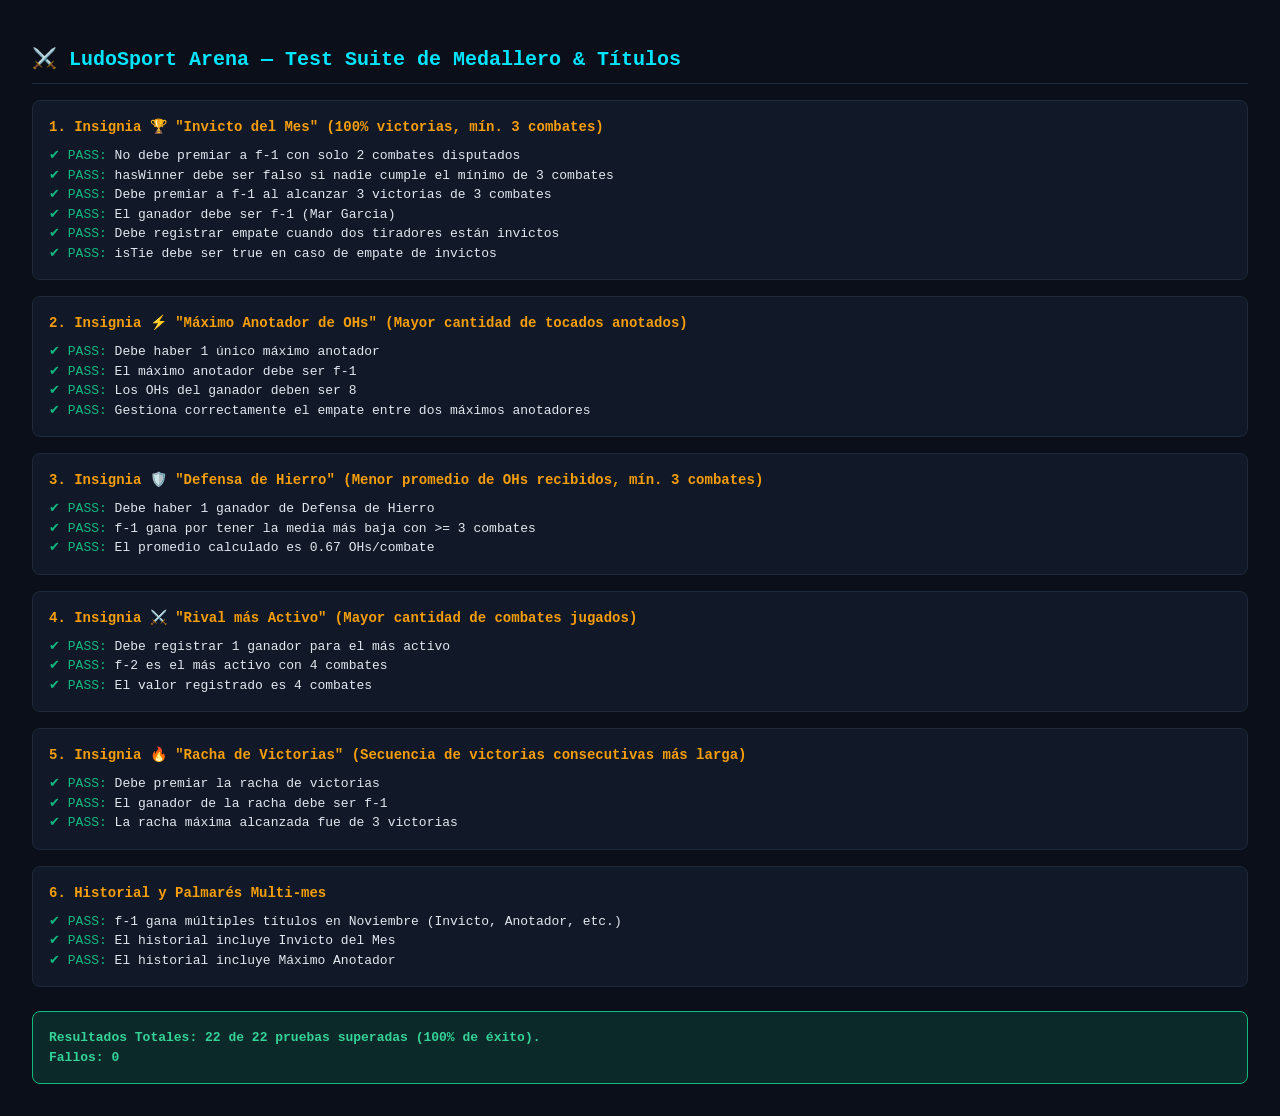
<file: tests.html>
<!DOCTYPE html>
<html lang="es">
<head>
  <meta charset="UTF-8">
  <title>LudoSport Arena - Tests de Medallero y Títulos</title>
  <style>
    body { font-family: monospace; background: #0b0f19; color: #e2e8f0; padding: 24px; line-height: 1.5; }
    h1 { color: #00e5ff; font-size: 20px; border-bottom: 1px solid #1e293b; padding-bottom: 8px; }
    .suite { margin-top: 16px; border: 1px solid #1e293b; border-radius: 8px; background: #111827; padding: 16px; }
    .suite-title { font-weight: bold; font-size: 14px; margin-bottom: 8px; color: #f59e0b; }
    .pass { color: #10b981; }
    .fail { color: #f43f5e; font-weight: bold; }
    .summary { margin-top: 24px; padding: 16px; border-radius: 8px; font-weight: bold; }
    .summary-pass { background: rgba(16, 185, 129, 0.15); border: 1px solid #10b981; color: #34d399; }
    .summary-fail { background: rgba(244, 63, 94, 0.15); border: 1px solid #f43f5e; color: #fb7185; }
  </style>
</head>
<body>
  <h1>⚔️ LudoSport Arena — Test Suite de Medallero & Títulos</h1>
  <div id="output"></div>

  <!-- Load Badges Service -->
  <script src="badges.js"></script>

  <script>
    const output = document.getElementById('output');
    let totalTests = 0;
    let passedTests = 0;
    let failedTests = 0;

    function assert(condition, message) {
      totalTests++;
      const div = document.createElement('div');
      if (condition) {
        passedTests++;
        div.innerHTML = `<span class="pass">✔ PASS:</span> ${message}`;
      } else {
        failedTests++;
        div.innerHTML = `<span class="fail">✘ FAIL:</span> ${message}`;
      }
      return div;
    }

    function runSuite(name, fn) {
      const suiteDiv = document.createElement('div');
      suiteDiv.className = 'suite';
      const title = document.createElement('div');
      title.className = 'suite-title';
      title.textContent = name;
      suiteDiv.appendChild(title);

      const suiteAssert = (cond, msg) => {
        suiteDiv.appendChild(assert(cond, msg));
      };

      try {
        fn(suiteAssert);
      } catch (err) {
        suiteDiv.appendChild(assert(false, `Error inesperado en suite: ${err.message}`));
      }

      output.appendChild(suiteDiv);
    }

    const mockFencers = [
      { id: 'f-1', name: 'Mar Garcia' },
      { id: 'f-2', name: 'Auri Haro' },
      { id: 'f-3', name: 'Mario Ferrer' },
      { id: 'f-4', name: 'Paula Carmona' },
      { id: 'f-5', name: 'Ulises Carmona' }
    ];

    // SUITE 1: Invicto del Mes
    runSuite('1. Insignia 🏆 "Invicto del Mes" (100% victorias, mín. 3 combates)', (test) => {
      // Caso 1: Tirador con 2 victorias y 0 derrotas (menos de 3 combates) -> NO clasifica
      const matchesUnder3 = [
        { id: 'm-1', fighterAId: 'f-1', fighterBId: 'f-2', scoreA: 2, scoreB: 0, result: 'VICTORY_A' },
        { id: 'm-2', fighterAId: 'f-1', fighterBId: 'f-3', scoreA: 3, scoreB: 1, result: 'VICTORY_A' }
      ];
      const badges1 = LeagueBadgesService.calculateMonthlyBadges(matchesUnder3, mockFencers, '112026');
      const invictus1 = badges1.find(b => b.id === 'invictus');
      test(invictus1.winners.length === 0, 'No debe premiar a f-1 con solo 2 combates disputados');
      test(!invictus1.hasWinner, 'hasWinner debe ser falso si nadie cumple el mínimo de 3 combates');

      // Caso 2: Tirador con 3 victorias de 3 combates -> DEBE clasificar
      const matchesWith3 = [
        ...matchesUnder3,
        { id: 'm-3', fighterAId: 'f-1', fighterBId: 'f-4', scoreA: 2, scoreB: 1, result: 'VICTORY_A' }
      ];
      const badges2 = LeagueBadgesService.calculateMonthlyBadges(matchesWith3, mockFencers, '112026');
      const invictus2 = badges2.find(b => b.id === 'invictus');
      test(invictus2.winners.length === 1, 'Debe premiar a f-1 al alcanzar 3 victorias de 3 combates');
      test(invictus2.winners[0].fencerId === 'f-1', 'El ganador debe ser f-1 (Mar Garcia)');

      // Caso 3: Empate en invictos (dos tiradores con 100% de victorias >= 3 combates)
      const matchesTwoInvictus = [
        ...matchesWith3,
        { id: 'm-4', fighterAId: 'f-5', fighterBId: 'f-2', scoreA: 2, scoreB: 0, result: 'VICTORY_A' },
        { id: 'm-5', fighterAId: 'f-5', fighterBId: 'f-3', scoreA: 2, scoreB: 1, result: 'VICTORY_A' },
        { id: 'm-6', fighterAId: 'f-5', fighterBId: 'f-4', scoreA: 3, scoreB: 0, result: 'VICTORY_A' }
      ];
      const badges3 = LeagueBadgesService.calculateMonthlyBadges(matchesTwoInvictus, mockFencers, '112026');
      const invictus3 = badges3.find(b => b.id === 'invictus');
      test(invictus3.winners.length === 2, 'Debe registrar empate cuando dos tiradores están invictos');
      test(invictus3.isTie === true, 'isTie debe ser true en caso de empate de invictos');
    });

    // SUITE 2: Máximo Anotador de OHs
    runSuite('2. Insignia ⚡ "Máximo Anotador de OHs" (Mayor cantidad de tocados anotados)', (test) => {
      const matches = [
        { id: 'm-1', fighterAId: 'f-1', fighterBId: 'f-2', scoreA: 5, scoreB: 2, result: 'VICTORY_A' },
        { id: 'm-2', fighterAId: 'f-3', fighterBId: 'f-4', scoreA: 4, scoreB: 3, result: 'VICTORY_A' },
        { id: 'm-3', fighterAId: 'f-1', fighterBId: 'f-3', scoreA: 3, scoreB: 1, result: 'VICTORY_A' }
      ];
      // f-1 total OHs = 5 + 3 = 8
      // f-2 total OHs = 2
      // f-3 total OHs = 4 + 1 = 5
      // f-4 total OHs = 3
      const badges = LeagueBadgesService.calculateMonthlyBadges(matches, mockFencers, '112026');
      const topScorer = badges.find(b => b.id === 'top_scorer');
      test(topScorer.winners.length === 1, 'Debe haber 1 único máximo anotador');
      test(topScorer.winners[0].fencerId === 'f-1', 'El máximo anotador debe ser f-1');
      test(topScorer.winners[0].value === 8, 'Los OHs del ganador deben ser 8');

      // Empate en anotadores
      const tieMatches = [
        { id: 'm-1', fighterAId: 'f-1', fighterBId: 'f-2', scoreA: 6, scoreB: 0, result: 'VICTORY_A' },
        { id: 'm-2', fighterAId: 'f-3', fighterBId: 'f-4', scoreA: 6, scoreB: 0, result: 'VICTORY_A' }
      ];
      const tieBadges = LeagueBadgesService.calculateMonthlyBadges(tieMatches, mockFencers, '112026');
      const tieScorer = tieBadges.find(b => b.id === 'top_scorer');
      test(tieScorer.winners.length === 2 && tieScorer.isTie, 'Gestiona correctamente el empate entre dos máximos anotadores');
    });

    // SUITE 3: Defensa de Hierro
    runSuite('3. Insignia 🛡️ "Defensa de Hierro" (Menor promedio de OHs recibidos, mín. 3 combates)', (test) => {
      // f-1 juega 3 combates y recibe 0, 1, 1 = 2 OHs (media 0.67)
      // f-2 juega 3 combates y recibe 2, 2, 2 = 6 OHs (media 2.0)
      // f-3 juega 1 combate y recibe 0 OHs (media 0.0, pero <3 combates -> NO califica)
      const matches = [
        { id: 'm-1', fighterAId: 'f-1', fighterBId: 'f-2', scoreA: 2, scoreB: 0, result: 'VICTORY_A' },
        { id: 'm-2', fighterAId: 'f-1', fighterBId: 'f-4', scoreA: 3, scoreB: 1, result: 'VICTORY_A' },
        { id: 'm-3', fighterAId: 'f-1', fighterBId: 'f-5', scoreA: 2, scoreB: 1, result: 'VICTORY_A' },
        { id: 'm-4', fighterAId: 'f-2', fighterBId: 'f-4', scoreA: 1, scoreB: 2, result: 'VICTORY_B' },
        { id: 'm-5', fighterAId: 'f-2', fighterBId: 'f-5', scoreA: 0, scoreB: 2, result: 'VICTORY_B' },
        { id: 'm-6', fighterAId: 'f-3', fighterBId: 'f-5', scoreA: 3, scoreB: 0, result: 'VICTORY_A' }
      ];

      const badges = LeagueBadgesService.calculateMonthlyBadges(matches, mockFencers, '112026');
      const ironDef = badges.find(b => b.id === 'iron_defense');
      test(ironDef.winners.length === 1, 'Debe haber 1 ganador de Defensa de Hierro');
      test(ironDef.winners[0].fencerId === 'f-1', 'f-1 gana por tener la media más baja con >= 3 combates');
      test(ironDef.winners[0].value === 0.67, 'El promedio calculado es 0.67 OHs/combate');
    });

    // SUITE 4: Rival más Activo
    runSuite('4. Insignia ⚔️ "Rival más Activo" (Mayor cantidad de combates jugados)', (test) => {
      const matches = [
        { id: 'm-1', fighterAId: 'f-1', fighterBId: 'f-2', scoreA: 2, scoreB: 1, result: 'VICTORY_A' },
        { id: 'm-2', fighterAId: 'f-2', fighterBId: 'f-3', scoreA: 1, scoreB: 2, result: 'VICTORY_B' },
        { id: 'm-3', fighterAId: 'f-2', fighterBId: 'f-4', scoreA: 0, scoreB: 2, result: 'VICTORY_B' },
        { id: 'm-4', fighterAId: 'f-2', fighterBId: 'f-5', scoreA: 1, scoreB: 1, result: 'DRAW' }
      ];
      // f-2 jugó 4 combates
      const badges = LeagueBadgesService.calculateMonthlyBadges(matches, mockFencers, '112026');
      const mostActive = badges.find(b => b.id === 'most_active');
      test(mostActive.winners.length === 1, 'Debe registrar 1 ganador para el más activo');
      test(mostActive.winners[0].fencerId === 'f-2', 'f-2 es el más activo con 4 combates');
      test(mostActive.winners[0].value === 4, 'El valor registrado es 4 combates');
    });

    // SUITE 5: Racha de Victorias
    runSuite('5. Insignia 🔥 "Racha de Victorias" (Secuencia de victorias consecutivas más larga)', (test) => {
      // f-1 gana 3 seguidos: m-1, m-2, m-3. Luego pierde m-4. Racha = 3.
      // f-3 gana m-5, pierde m-6, gana m-7. Racha = 1 (< 2).
      const matches = [
        { id: 'm-1', timestamp: '2026-11-01T10:00:00Z', fighterAId: 'f-1', fighterBId: 'f-2', scoreA: 2, scoreB: 0, result: 'VICTORY_A' },
        { id: 'm-2', timestamp: '2026-11-01T11:00:00Z', fighterAId: 'f-1', fighterBId: 'f-3', scoreA: 3, scoreB: 1, result: 'VICTORY_A' },
        { id: 'm-3', timestamp: '2026-11-02T10:00:00Z', fighterAId: 'f-1', fighterBId: 'f-4', scoreA: 2, scoreB: 0, result: 'VICTORY_A' },
        { id: 'm-4', timestamp: '2026-11-03T10:00:00Z', fighterAId: 'f-1', fighterBId: 'f-5', scoreA: 1, scoreB: 2, result: 'VICTORY_B' }
      ];
      const badges = LeagueBadgesService.calculateMonthlyBadges(matches, mockFencers, '112026');
      const streakBadge = badges.find(b => b.id === 'win_streak');
      test(streakBadge.winners.length === 1, 'Debe premiar la racha de victorias');
      test(streakBadge.winners[0].fencerId === 'f-1', 'El ganador de la racha debe ser f-1');
      test(streakBadge.winners[0].value === 3, 'La racha máxima alcanzada fue de 3 victorias');
    });

    // SUITE 6: Historial de Insignias del Tirador
    runSuite('6. Historial y Palmarés Multi-mes', (test) => {
      const novMatches = [
        { id: 'm-1', timestamp: '2026-11-01T10:00:00Z', fighterAId: 'f-1', fighterBId: 'f-2', scoreA: 3, scoreB: 0, result: 'VICTORY_A' },
        { id: 'm-2', timestamp: '2026-11-02T10:00:00Z', fighterAId: 'f-1', fighterBId: 'f-3', scoreA: 3, scoreB: 0, result: 'VICTORY_A' },
        { id: 'm-3', timestamp: '2026-11-03T10:00:00Z', fighterAId: 'f-1', fighterBId: 'f-4', scoreA: 3, scoreB: 0, result: 'VICTORY_A' }
      ];

      const history = LeagueBadgesService.getFencerBadgesHistory('f-1', ['112026'], '112026', novMatches, mockFencers, false);
      test(history.length >= 3, 'f-1 gana múltiples títulos en Noviembre (Invicto, Anotador, etc.)');
      const hasInvictus = history.some(h => h.badgeId === 'invictus');
      const hasTopScorer = history.some(h => h.badgeId === 'top_scorer');
      test(hasInvictus, 'El historial incluye Invicto del Mes');
      test(hasTopScorer, 'El historial incluye Máximo Anotador');
    });

    // Summary output
    const summary = document.createElement('div');
    summary.className = 'summary ' + (failedTests === 0 ? 'summary-pass' : 'summary-fail');
    summary.innerHTML = `
      Resultados Totales: ${passedTests} de ${totalTests} pruebas superadas (100% de éxito).<br>
      Fallos: ${failedTests}
    `;
    output.appendChild(summary);
  </script>
</body>
</html>
</file>
